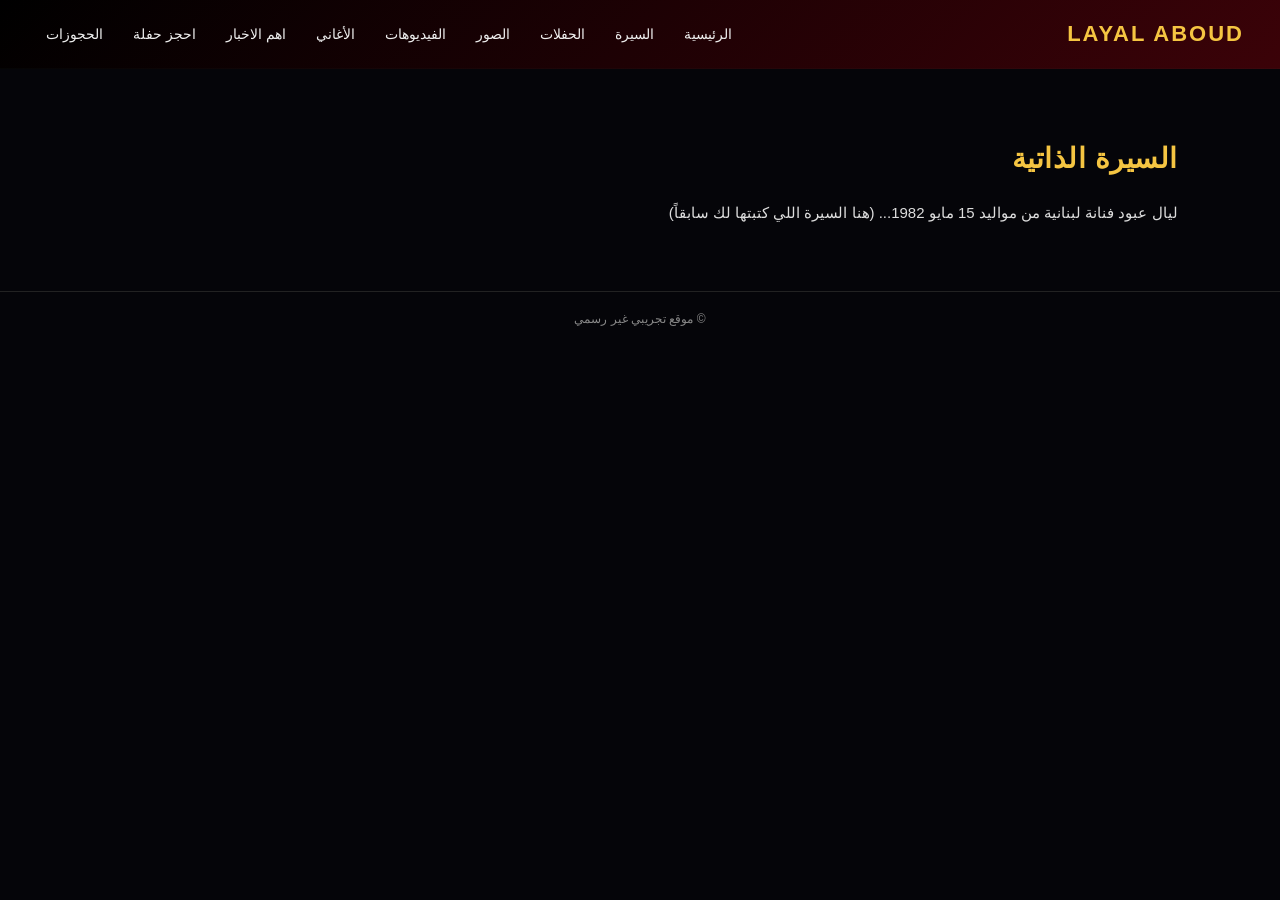
<file: bio.html>
<!DOCTYPE html>
<html lang="ar" dir="rtl">
<head>
<meta charset="UTF-8">
<meta name="viewport" content="width=device-width, initial-scale=1">
<title>السيرة الذاتية - ليال عبود</title>
<link rel="stylesheet" href="style.css">
<link rel="stylesheet" href="style.mobile.css" media="(max-width:720px)">
<script src="mobile-redirect.js" defer></script>
</head>

<body>

<header class="mobile-nav-enabled">
    <div class="header-row">
        <div class="logo">LAYAL ABOUD</div>
        <div class="mobile-header-tools">
            <span class="mobile-page-title">السيرة</span>
            <button class="mobile-menu-toggle" aria-expanded="false" aria-label="فتح القائمة">◀</button>
        </div>
    </div>
    <nav>
        <a href="index.html">الرئيسية</a>
        <a href="bio.html">السيرة</a>
        <a href="events.html">الحفلات</a>
        <a href="gallery.html">الصور</a>
        <a href="videos.html">الفيديوهات</a>
        <a href="music.html">الأغاني</a>
        <a href="news.html">اهم الاخبار</a>
        <a href="booking.html">احجز حفلة</a>
        <a href="contact.html">الحجوزات</a>
    </nav>
</header>

<section class="section">
    <h2>السيرة الذاتية</h2>
    <p class="bio-text">
        ليال عبود فنانة لبنانية من مواليد 15 مايو 1982...
        (هنا السيرة اللي كتبتها لك سابقاً)
    </p>
</section>

<footer>© موقع تجريبي غير رسمي</footer>
<script src="mobile-nav.js" defer></script>

</body>
</html>
</file>
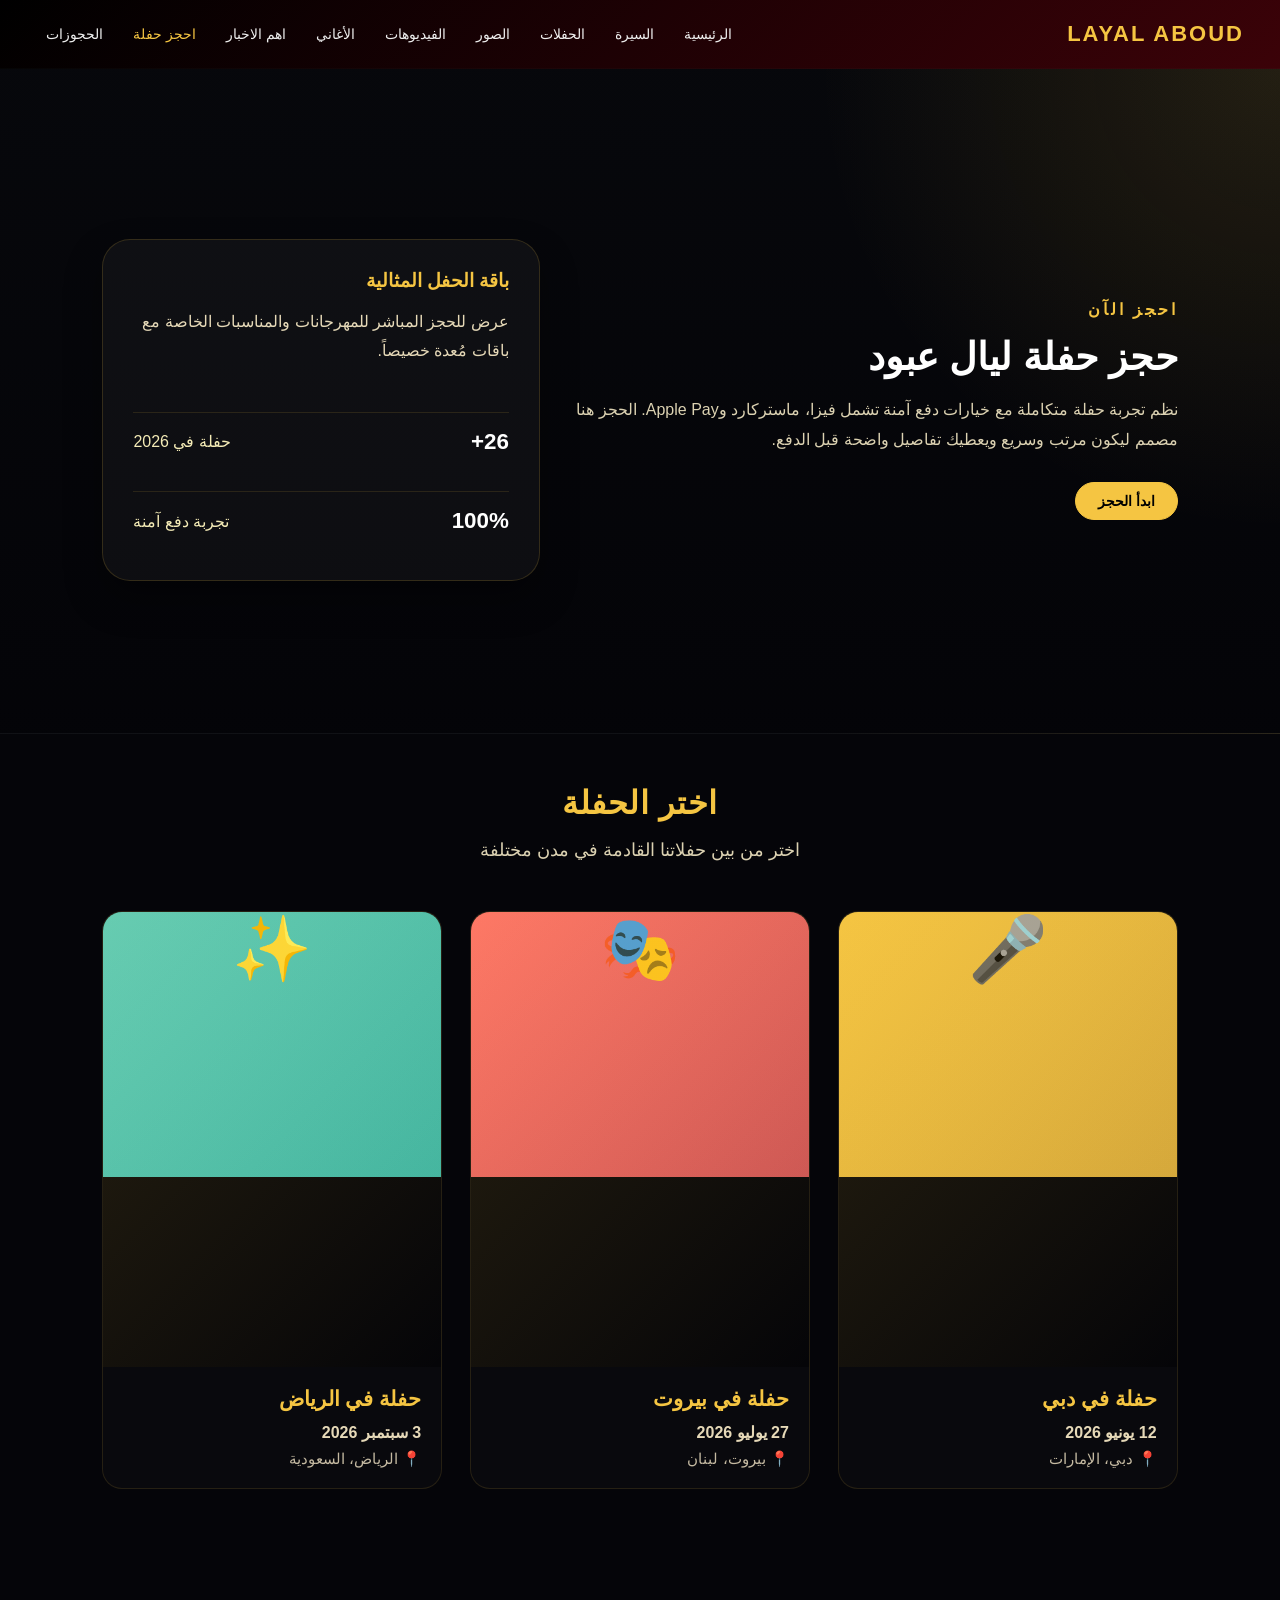
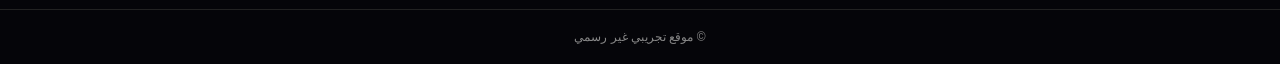
<file: booking.html>
<!DOCTYPE html>
<html lang="ar" dir="rtl">
<head>
  <meta charset="UTF-8">
  <meta name="viewport" content="width=device-width, initial-scale=1">
  <title>احجز حفلة - ليال عبود</title>
  <link rel="stylesheet" href="style.css">
  <link rel="stylesheet" href="style.mobile.css" media="(max-width:720px)">
  <script src="mobile-redirect.js" defer></script>
  <link rel="stylesheet" href="booking.css">
  <link rel="stylesheet" href="booking.mobile.css" media="(max-width:720px)">
  <script src="https://js.stripe.com/v3/"></script>
  <script src="booking.js" defer></script>
</head>
<body>
<header class="mobile-nav-enabled">
    <div class="header-row">
        <div class="logo">LAYAL ABOUD</div>
        <div class="mobile-header-tools">
            <span class="mobile-page-title">احجز حفلة</span>
            <button class="mobile-menu-toggle" aria-expanded="false" aria-label="فتح القائمة">◀</button>
        </div>
    </div>
    <nav>
        <a href="index.html">الرئيسية</a>
        <a href="bio.html">السيرة</a>
        <a href="events.html">الحفلات</a>
        <a href="gallery.html">الصور</a>
        <a href="videos.html">الفيديوهات</a>
        <a href="music.html">الأغاني</a>
        <a href="news.html">اهم الاخبار</a>
        <a href="booking.html" class="active">احجز حفلة</a>
        <a href="contact.html">الحجوزات</a>
    </nav>
</header>

<section class="section booking-hero">
  <div class="booking-intro">
    <span class="eyebrow">احجز الآن</span>
    <h1>حجز حفلة ليال عبود</h1>
    <p>نظم تجربة حفلة متكاملة مع خيارات دفع آمنة تشمل فيزا، ماستركارد وApple Pay. الحجز هنا مصمم ليكون مرتب وسريع ويعطيك تفاصيل واضحة قبل الدفع.</p>
    <a href="#bookingForm" class="btn">ابدأ الحجز</a>
  </div>
  <div class="booking-hero-card">
    <div>
      <h3>باقة الحفل المثالية</h3>
      <p>عرض للحجز المباشر للمهرجانات والمناسبات الخاصة مع باقات مُعدة خصيصاً.</p>
    </div>
    <div class="feature-row">
      <strong>26+</strong>
      <span>حفلة في 2026</span>
    </div>
    <div class="feature-row">
      <strong>100%</strong>
      <span>تجربة دفع آمنة</span>
    </div>
  </div>
</section>

<section class="section booking-concerts">
  <div class="concerts-header">
    <h2>اختر الحفلة</h2>
    <p>اختر من بين حفلاتنا القادمة في مدن مختلفة</p>
  </div>
  
  <div class="concerts-grid">
    <div class="concert-card" data-event-id="dubai" data-date="12 يونيو 2026">
      <div class="concert-cover">
        <div style="width:100%; padding-bottom:56.25%; background: linear-gradient(135deg, #f5c542 0%, #d4a73b 100%); position:relative; display:flex; align-items:center; justify-content:center; font-size:4rem;">🎤</div>
        <div class="concert-overlay">
          <button type="button" class="select-concert">اختر هذه الحفلة</button>
        </div>
      </div>
      <div class="concert-info">
        <h3>حفلة في دبي</h3>
        <p class="concert-date">12 يونيو 2026</p>
        <p class="concert-location">📍 دبي، الإمارات</p>
      </div>
    </div>

    <div class="concert-card" data-event-id="beirut" data-date="27 يوليو 2026">
      <div class="concert-cover">
        <div style="width:100%; padding-bottom:56.25%; background: linear-gradient(135deg, #ff6b6b 0%, #cc5555 100%); position:relative; display:flex; align-items:center; justify-content:center; font-size:4rem;">🎭</div>
        <div class="concert-overlay">
          <button type="button" class="select-concert">اختر هذه الحفلة</button>
        </div>
      </div>
      <div class="concert-info">
        <h3>حفلة في بيروت</h3>
        <p class="concert-date">27 يوليو 2026</p>
        <p class="concert-location">📍 بيروت، لبنان</p>
      </div>
    </div>

    <div class="concert-card" data-event-id="riyadh" data-date="3 سبتمبر 2026">
      <div class="concert-cover">
        <div style="width:100%; padding-bottom:56.25%; background: linear-gradient(135deg, #4ecdc4 0%, #3fb5a3 100%); position:relative; display:flex; align-items:center; justify-content:center; font-size:4rem;">✨</div>
        <div class="concert-overlay">
          <button type="button" class="select-concert">اختر هذه الحفلة</button>
        </div>
      </div>
      <div class="concert-info">
        <h3>حفلة في الرياض</h3>
        <p class="concert-date">3 سبتمبر 2026</p>
        <p class="concert-location">📍 الرياض، السعودية</p>
      </div>
    </div>
  </div>
</section>

<section class="section booking-main" id="bookingSection" style="display: none;">
  <button type="button" class="btn-change-event" onclick="document.getElementById('bookingSection').style.display='none'; window.scrollTo({top:0, behavior:'smooth'});">← اختر حفلة أخرى</button>
  <div class="booking-grid">
    <div class="booking-card">
      <h2>تفاصيل الحجز</h2>
      <form id="bookingForm">
        <div id="step-1" class="form-step">
          <div class="selected-concert-info">
            <p>الحفلة المختارة: <strong id="selectedConcertName"></strong></p>
          </div>
          <div class="field-group">
            <label for="fullName">الاسم الكامل</label>
            <input type="text" id="fullName" name="fullName" placeholder="اكتب اسمك" required>
          </div>
          <div class="field-group">
            <label for="email">البريد الإلكتروني</label>
            <input type="email" id="email" name="email" placeholder="example@mail.com" required>
          </div>
          <div class="field-group">
            <label for="phone">رقم الهاتف</label>
            <input type="tel" id="phone" name="phone" placeholder="05xxxxxxxx" required>
          </div>
          <div class="field-group">
            <label for="eventDate">تاريخ الحفل</label>
            <input type="text" id="eventDate" name="eventDate" value="اختر الحفل أولاً" readonly required>
            <span class="field-note">التاريخ والمدينة محددين مسبقاً من قبل الفنانة.</span>
          </div>
          <div class="field-group">
            <label for="venue">مكان الحفل</label>
            <input type="text" id="venue" name="venue" placeholder="مثلاً: صالة المؤتمرات" required>
          </div>
          <div class="field-group">
            <label for="guests">عدد الحضور المتوقع</label>
            <input type="number" id="guests" name="guests" placeholder="مثلاً 500" min="2" required>
            <span class="field-note">الحد الأدنى هو 2 حضور، لا يمكن اختيار 1.</span>
          </div>
          <div class="field-group">
            <label for="package">اختر باقة الحفل</label>
            <select id="package" name="package" required>
              <option value="basic">باقة أساسية</option>
              <option value="standard">باقة قياسية</option>
              <option value="premium">باقة المميزة</option>
            </select>
          </div>
          <button type="button" id="nextStep" class="btn">التالي</button>
        </div>

        <div id="step-2" class="form-step hidden">
          <div class="payment-section">
          <h3>Stripe للدفع</h3>
          <p class="stripe-note">بعد الضغط على زر الدفع، سيتم تحويلك إلى Stripe لإتمام الدفع الآمن.</p>
          <div class="payment-methods">
            <label class="payment-option">
              <input type="radio" name="paymentMethod" value="visa" checked>
              <span>فيزا</span>
            </label>
            <label class="payment-option">
              <input type="radio" name="paymentMethod" value="mastercard">
              <span>ماستركارد</span>
            </label>
            <label class="payment-option">
              <input type="radio" name="paymentMethod" value="applepay">
              <span>Apple Pay</span>
            </label>
          </div>
        </div>

        <div id="cardFields" class="card-fields" style="display:none;">
          <div class="field-group">
            <label for="cardNumber">رقم البطاقة</label>
            <input type="text" id="cardNumber" name="cardNumber" inputmode="numeric" placeholder="1234 5678 9012 3456">
          </div>
          <div class="field-row">
            <div class="field-group small">
              <label for="expiry">تاريخ الانتهاء</label>
              <input type="text" id="expiry" name="expiry" placeholder="MM/YY">
            </div>
            <div class="field-group small">
              <label for="cvc">CVC</label>
              <input type="text" id="cvc" name="cvc" inputmode="numeric" placeholder="123">
            </div>
          </div>
        </div>

        <div class="hint-box">
          <strong>ملاحظة:</strong> سيتم توجيهك إلى Stripe للدفع الآمن. تحتاج إعداد خادم خلفي لإنشاء جلسة Checkout فعلاً.
        </div>

        <div class="step-buttons">
          <button type="button" id="backStep" class="btn secondary">الرجوع</button>
          <button type="submit" class="btn">دفع عبر Stripe</button>
        </div>
        <div id="bookingStatus" class="booking-status" aria-live="polite"></div>
      </form>
    </div>

    <aside class="booking-sidebar">
      <div class="booking-info-card">
        <h3>ماذا ستحصل عليه</h3>
        <ul>
          <li>استشارة تنظيم الحفل</li>
          <li>تأكيد الحضور الرسمي</li>
          <li>تقرير كامل قبل الفعالية</li>
          <li>دفع آمن وخيارات متعددة</li>
        </ul>
      </div>

      <div class="booking-info-card payment-cards">
        <h3>طرق الدفع المدعومة</h3>
        <div class="method-list">
          <div class="method-item">Visa</div>
          <div class="method-item">MasterCard</div>
          <div class="method-item">Apple Pay</div>
        </div>
      </div>
    </aside>
  </div>
</section>

<footer>© موقع تجريبي غير رسمي</footer>
<script src="mobile-nav.js" defer></script>
</body>
</html>
</file>
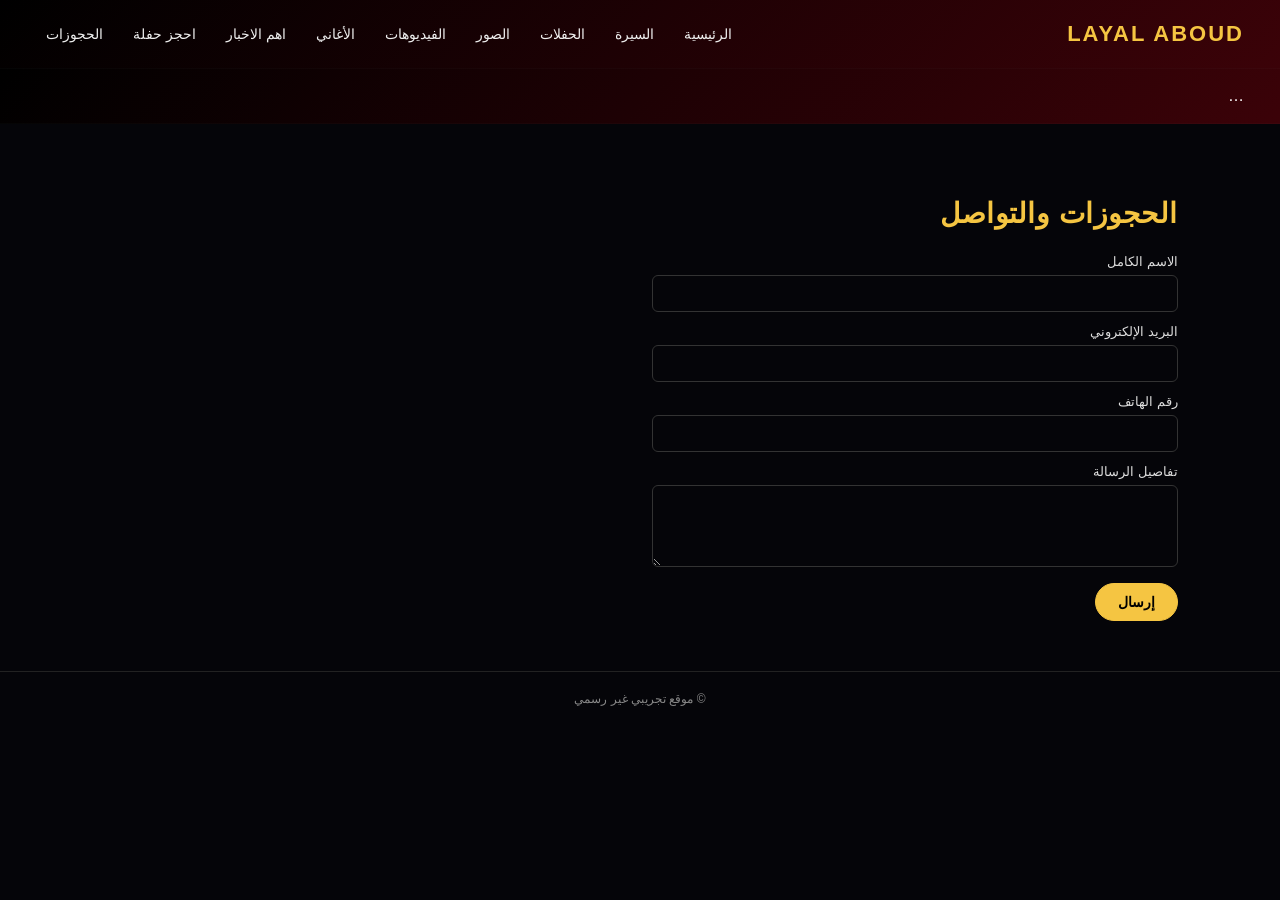
<file: contact.html>
<!DOCTYPE html>
<html lang="ar" dir="rtl">
<head>
<meta charset="UTF-8">
<meta name="viewport" content="width=device-width, initial-scale=1">
<title>الحجوزات - ليال عبود</title>
<link rel="stylesheet" href="style.css">
<link rel="stylesheet" href="style.mobile.css" media="(max-width:720px)">
<script src="mobile-redirect.js" defer></script>
</head>

<body>

    <header class="mobile-nav-enabled">
    <div class="header-row">
        <div class="logo">LAYAL ABOUD</div>
        <div class="mobile-header-tools">
            <span class="mobile-page-title">الحجوزات</span>
            <button class="mobile-menu-toggle" aria-expanded="false" aria-label="فتح القائمة">◀</button>
            
        </div>
    </div>
    <nav>
        <a href="index.html">الرئيسية</a>
        <a href="bio.html">السيرة</a>
        <a href="events.html">الحفلات</a>
        <a href="gallery.html">الصور</a>
        <a href="videos.html">الفيديوهات</a>
        <a href="music.html">الأغاني</a>
        <a href="news.html">اهم الاخبار</a>
        <a href="booking.html">احجز حفلة</a>
        <a href="contact.html">الحجوزات</a>
    </nav>
</header>

<header>…</header>

<section class="section">
    <h2>الحجوزات والتواصل</h2>

    <form class="contact-form">
        <label>الاسم الكامل</label>
        <input type="text">

        <label>البريد الإلكتروني</label>
        <input type="email">

        <label>رقم الهاتف</label>
        <input type="tel">

        <label>تفاصيل الرسالة</label>
        <textarea rows="4"></textarea>

        <button class="btn">إرسال</button>
    </form>
</section>

<footer>© موقع تجريبي غير رسمي</footer>
<script src="mobile-nav.js" defer></script>
</body>
</html>
</file>
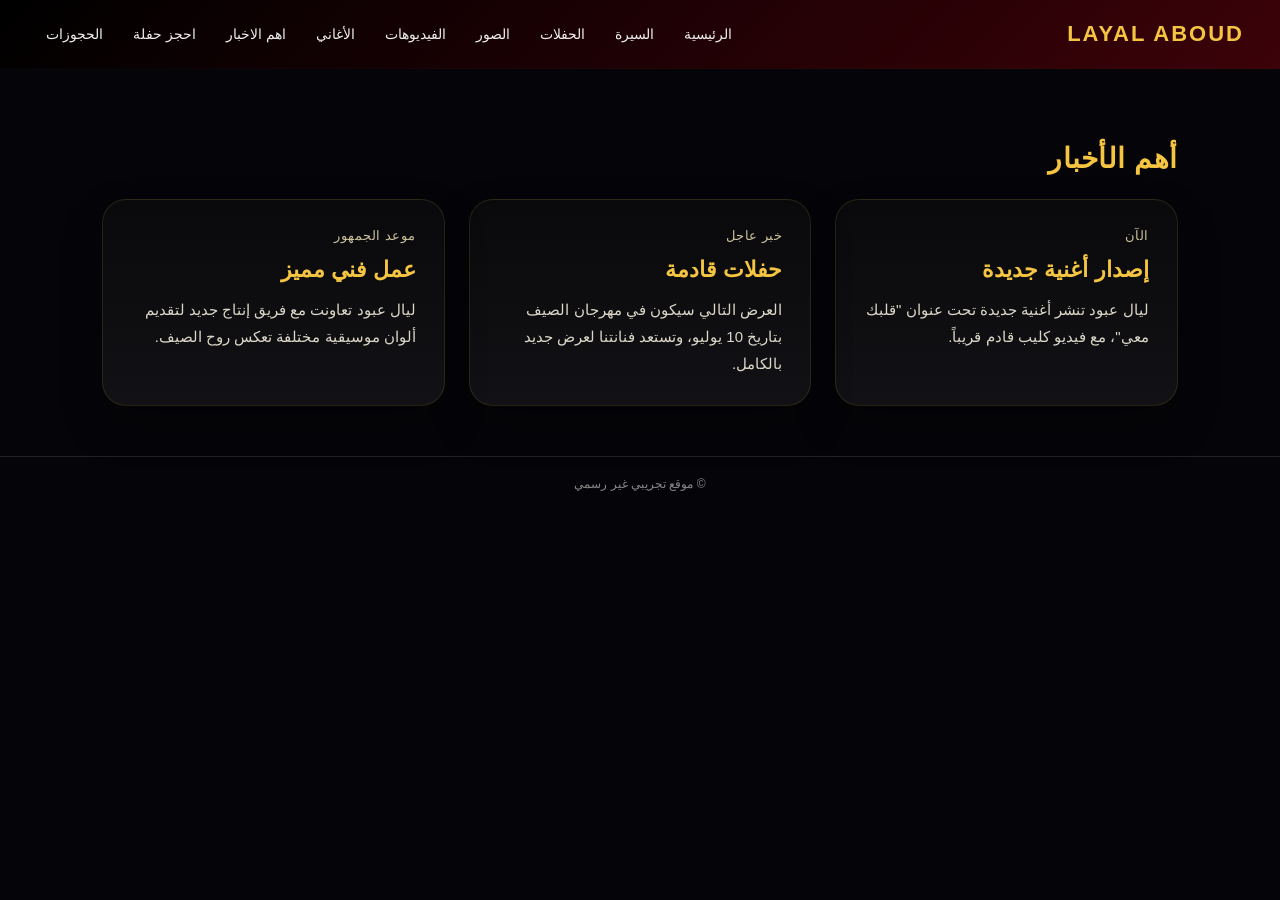
<file: news.html>
<!DOCTYPE html>
<html lang="ar" dir="rtl">
<head>
  <meta charset="UTF-8">
  <meta name="viewport" content="width=device-width, initial-scale=1">
  <title>اهم الاخبار - ليال عبود</title>
  <link rel="stylesheet" href="style.css">
  <link rel="stylesheet" href="style.mobile.css" media="(max-width:720px)">
  <script src="mobile-redirect.js" defer></script>
</head>
<body>

<header class="mobile-nav-enabled">
  <div class="header-row">
    <div class="logo">LAYAL ABOUD</div>
    <div class="mobile-header-tools">
      <span class="mobile-page-title">اهم الاخبار</span>
      <button class="mobile-menu-toggle" aria-expanded="false" aria-label="فتح القائمة">◀</button>
    </div>
  </div>
  <nav>
    <a href="index.html">الرئيسية</a>
    <a href="bio.html">السيرة</a>
    <a href="events.html">الحفلات</a>
    <a href="gallery.html">الصور</a>
    <a href="videos.html">الفيديوهات</a>
    <a href="music.html">الأغاني</a>
    <a href="news.html">اهم الاخبار</a>
    <a href="booking.html">احجز حفلة</a>
    <a href="contact.html">الحجوزات</a>
  </nav>
</header>

<section class="section">
  <h2>أهم الأخبار</h2>
  <div class="news-list">
    <article class="news-item">
      <span class="news-meta">الآن</span>
      <h3>إصدار أغنية جديدة</h3>
      <p>ليال عبود تنشر أغنية جديدة تحت عنوان "قلبك معي"، مع فيديو كليب قادم قريباً.</p>
    </article>
    <article class="news-item">
      <span class="news-meta">خبر عاجل</span>
      <h3>حفلات قادمة</h3>
      <p>العرض التالي سيكون في مهرجان الصيف بتاريخ 10 يوليو، وتستعد فنانتنا لعرض جديد بالكامل.</p>
    </article>
    <article class="news-item">
      <span class="news-meta">موعد الجمهور</span>
      <h3>عمل فني مميز</h3>
      <p>ليال عبود تعاونت مع فريق إنتاج جديد لتقديم ألوان موسيقية مختلفة تعكس روح الصيف.</p>
    </article>
  </div>
</section>

<footer>© موقع تجريبي غير رسمي</footer>
<script src="mobile-nav.js" defer></script>
</body>
</html>
</file>
<file: style.css>
/* ===========================
   ملف style.css النهائي (معدّل)
   انسخه كاملًا إلى style.css
   =========================== */

/* ====== إعدادات عامة ====== */
body {
    margin: 0;
    font-family: "Tahoma", sans-serif;
    background-color: #050509;
    color: #fff;
    -webkit-font-smoothing:antialiased;
    -moz-osx-font-smoothing:grayscale;
}

img, video {
    max-width: 100%;
    height: auto;
}

a {
    color: #f5c542;
    text-decoration: none;
}

a:hover {
    text-decoration: underline;
}

/* ====== زر الرجوع ====== */
.back-btn {
    display: inline-block;
    margin-bottom: 20px;
    padding: 8px 16px;
    background-color: #f5c542;
    color: #000;
    border-radius: 20px;
    font-weight: bold;
    transition: background .25s ease, transform .12s ease;
    box-shadow: 0 6px 18px rgba(0,0,0,0.5);
}
.back-btn:hover {
    background-color: #d4a832;
    transform: translateY(-2px);
}

/* ====== الهيدر ====== */
header {
    background: linear-gradient(135deg, #000, #3b0208);
    padding: 18px 36px;
    display: flex;
    align-items: center;
    justify-content: space-between;
    position: sticky;
    top: 0;
    z-index: 1000;
    border-bottom: 1px solid rgba(255,255,255,0.02);
}

.logo {
    font-size: 22px;
    font-weight: 800;
    letter-spacing: 2px;
    color: #f5c542;
}

nav {
    display: flex;
    flex-wrap: wrap;
    gap: 10px;
    align-items: center;
}

nav a {
    font-size: 14px;
    color: #eee;
    padding: 8px 10px;
    border-radius: 8px;
    transition: background .18s ease, color .18s ease, transform .12s ease;
}
nav a:hover {
    background: rgba(245,197,66,0.12);
    color: #f5c542;
    transform: translateY(-1px);
}

/* ====== قائمة التنقل المتحركة في الجوال ====== */
header.mobile-nav-enabled .mobile-header-tools {
    display: none;
}

header.mobile-nav-enabled .mobile-menu-toggle {
    display: none;
}

@media (max-width: 920px) {
    header.mobile-nav-enabled {
        padding: 14px 18px;
        align-items: stretch;
        position: relative; /* لتمكين التموضع المطلق لزر القائمة */
    }
    .header-row {
        width: 100%;
        display: flex;
        justify-content: space-between;
        align-items: center;
        gap: 12px;
    }
    .mobile-header-tools {
        display: flex;
        align-items: center;
        gap: 10px;
    }
    .mobile-page-title {
        display: block;
        color: #fff;
        font-size: 0.95rem;
        font-weight: 700;
    }
    .mobile-menu-toggle {
        display: inline-flex;
        align-items: center;
        justify-content: center;
        width: 44px;
        height: 44px;
        border-radius: 10px;
        border: 1px solid rgba(0,0,0,0.08);
        background: #ffffff; /* خلفية بيضاء كما طلبت */
        color: #050509; /* نص داكن للرمز */
        font-size: 1.2rem;
        cursor: pointer;
        transition: transform .12s ease, background .12s ease, box-shadow .12s ease;
        position: static; /* جزء من تدفق الهيدر */
        margin-left: 6px;
        box-shadow: 0 6px 18px rgba(0,0,0,0.12);
    }
    .mobile-menu-toggle:hover {
        transform: translateY(-2px);
        background: #ffffff;
        box-shadow: 0 10px 30px rgba(0,0,0,0.14);
    }
    .mobile-menu-toggle.open {
        transform: rotate(180deg) translateY(-2px);
        box-shadow: 0 12px 34px rgba(0,0,0,0.16);
    }
    .mobile-header-tools .mobile-menu-toggle { order: -1; }
    header.mobile-nav-enabled nav {
        display: none;
        width: 100%;
        flex-direction: column;
        gap: 10px;
        margin-top: 14px;
        overflow: hidden;
        border-top: 1px solid rgba(255,255,255,0.08);
        padding-top: 14px;
    }
    header.mobile-nav-enabled nav.open {
        display: flex;
        animation: slideDown 0.25s ease;
    }
    header.mobile-nav-enabled nav a {
        width: 100%;
        padding: 12px 14px;
        text-align: center;
        border-radius: 12px;
        background: rgba(255,255,255,0.04);
    }
    header.mobile-nav-enabled nav a:hover {
        background: rgba(245,197,66,0.12);
    }
    .hero {
        height: 60vh;
        padding: 22px 16px;
        background-position: center top;
    }
    .hero-title {
        font-size: 32px;
    }
    .section {
        padding: 34px 5vw;
    }
    .section h2 {
        font-size: 24px;
    }
}

@keyframes slideDown {
    from { opacity: 0; transform: translateY(-10px); }
    to { opacity: 1; transform: translateY(0); }
}

/* ====== الهيرو ====== */
.hero {
    height: 80vh;
    background: url("images/HOME.png") center/cover no-repeat;
    position: relative;
    display: flex;
    align-items: flex-end;
    padding: 40px;
    animation: fadeIn 1.2s ease-in-out;
    overflow: hidden;
}

@keyframes fadeIn {
    from { opacity: 0; transform: scale(1.03); }
    to { opacity: 1; transform: scale(1); }
}

.hero-overlay {
    position: absolute;
    inset: 0;
    background: linear-gradient(to top, rgba(0,0,0,0.78), rgba(0,0,0,0.18));
    pointer-events: none;
}

.hero-content {
    position: relative;
    max-width: 560px;
    text-align: right;
    z-index: 2;
}

.hero-title {
    font-size: 44px;
    margin: 0 0 8px 0;
    line-height: 1.05;
    color: #fff;
    text-shadow: 0 6px 20px rgba(0,0,0,0.6);
}

.hero-sub {
    font-size: 16px;
    color: #f0e3c0;
    margin-bottom: 18px;
}

/* زر بارز */
.btn {
    display: inline-block;
    padding: 10px 22px;
    border-radius: 30px;
    border: 1px solid #f5c542;
    color: #000;
    background: #f5c542;
    font-size: 14px;
    font-weight: 700;
    cursor: pointer;
    transition: transform .12s ease, box-shadow .12s ease;
}
.btn:hover {
    transform: translateY(-3px);
    box-shadow: 0 10px 30px rgba(245,197,66,0.12);
}

/* ====== الأقسام ====== */
.section {
    max-width: 1200px;
    margin: 0 auto;
    padding: 50px 8vw;
    border-bottom: 1px solid #222;
    background: linear-gradient(180deg, rgba(5,5,9,0.98), rgba(5,5,9,0.99));
}

.section h2 {
    font-size: 28px;
    margin-bottom: 24px;
    color: #f5c542;
    letter-spacing: 0.5px;
}

/* نص السيرة */
.bio-text {
    line-height: 1.8;
    font-size: 15px;
    color: #ddd;
}

/* ====== الشبكة العامة ====== */
.grid {
    display: grid;
    grid-template-columns: repeat(auto-fit, minmax(220px, 1fr));
    gap: 20px;
}

/* بطاقة الأخبار في صفحة news */
.news-list {
    display: grid;
    grid-template-columns: repeat(auto-fit, minmax(280px, 1fr));
    gap: 24px;
    max-width: 1120px;
    margin: 0 auto;
}

.news-item {
    background: linear-gradient(180deg, rgba(10,10,12,0.96), rgba(18,18,22,0.98));
    border: 1px solid rgba(245,197,66,0.12);
    border-radius: 24px;
    padding: 28px;
    box-shadow: 0 20px 40px rgba(0,0,0,0.28);
    transition: transform .22s ease, box-shadow .22s ease, border-color .22s ease, background .22s ease;
}

.news-item:hover {
    transform: translateY(-8px);
    box-shadow: 0 30px 60px rgba(245,197,66,0.18);
    border-color: rgba(245,197,66,0.3);
    background: linear-gradient(180deg, #121216, #181821);
}

.news-item h3 {
    margin: 0 0 12px 0;
    font-size: 22px;
    color: #f5c542;
    line-height: 1.2;
}

.news-meta {
    display: block;
    margin-bottom: 14px;
    color: #ccc29b;
    font-size: 13px;
    letter-spacing: 0.5px;
}

.news-item p {
    margin: 0;
    line-height: 1.8;
    color: #dcd7c8;
    font-size: 15px;
}


.card {
    background: #0f0f10;
    border-radius: 10px;
    overflow: hidden;
    border: 1px solid #222;
    transition: transform .18s ease, box-shadow .18s ease;
}
.card:hover {
    transform: translateY(-6px);
    box-shadow: 0 18px 40px rgba(0,0,0,0.6);
}

.card img {
    width: 100%;
    display: block;
    border-radius: 10px;
    transition: transform .25s ease, box-shadow .25s ease;
    object-fit: cover;
}

.card img:hover {
    transform: scale(1.05);
    box-shadow: 0 0 18px rgba(245,197,66,0.12);
}

.image-viewer {
    position: fixed;
    inset: 0;
    background: rgba(0, 0, 0, 0.94);
    display: flex;
    align-items: center;
    justify-content: center;
    padding: 24px;
    opacity: 0;
    visibility: hidden;
    transition: opacity .24s ease, visibility .24s ease;
    z-index: 2500;
}

.image-viewer.showing {
    opacity: 1;
    visibility: visible;
}

.image-viewer-backdrop {
    position: absolute;
    inset: 0;
    background: rgba(0,0,0,0.8);
}

.image-viewer-content {
    position: relative;
    width: 100%;
    height: 100%;
    max-width: calc(100vw - 40px);
    max-height: calc(100vh - 40px);
    z-index: 1;
}

.image-viewer-content img {
    width: 100%;
    height: 100%;
    max-width: calc(100vw - 40px);
    max-height: calc(100vh - 40px);
    border-radius: 14px;
    box-shadow: 0 24px 70px rgba(0,0,0,0.6);
    display: block;
    object-fit: contain;
}

.image-viewer-close {
    position: absolute;
    top: -12px;
    right: -12px;
    width: 42px;
    height: 42px;
    border-radius: 50%;
    border: none;
    background: #f5c542;
    color: #050509;
    font-size: 24px;
    font-weight: 700;
    cursor: pointer;
    display: grid;
    place-items: center;
    box-shadow: 0 10px 22px rgba(0,0,0,0.35);
}

.image-viewer-close:hover {
    transform: scale(1.05);
}

/* ====== قائمة الحفلات ====== */
.events-list li {
    margin-bottom: 10px;
    font-size: 14px;
    color: #e6e6e6;
}

/* ====== نموذج التواصل ====== */
.contact-form {
    max-width: 500px;
}

.contact-form label {
    display: block;
    margin-bottom: 6px;
    font-size: 13px;
    color: #ddd;
}

.contact-form input,
.contact-form textarea {
    width: 100%;
    padding: 10px 12px;
    margin-bottom: 12px;
    border-radius: 6px;
    border: 1px solid #333;
    background: #050509;
    color: #fff;
    font-family: inherit;
    font-size: 13px;
    outline: none;
    transition: box-shadow .12s ease, border-color .12s ease;
}
.contact-form input:focus,
.contact-form textarea:focus {
    box-shadow: 0 6px 20px rgba(245,197,66,0.06);
    border-color: rgba(245,197,66,0.22);
}

/* ====== الفوتر ====== */
footer {
    padding: 20px 10vw;
    font-size: 12px;
    color: #888;
    text-align: center;
    background: #050509;
}

/* ====== استجابة الموبايل ====== */
@media (max-width: 600px) {
    header {
        flex-direction: column;
        align-items: flex-start;
        padding: 14px 18px;
    }
    nav {
        display: flex;
        flex-wrap: wrap;
        gap: 8px;
        margin-top: 12px;
        width: 100%;
    }
    nav a {
        flex: 1 1 calc(50% - 8px);
        font-size: 13px;
        padding: 10px 12px;
        text-align: center;
    }
    .hero {
        height: 70vh;
        padding: 20px;
    }
    .hero-title {
        font-size: 30px;
    }
    .logo {
        font-size: 20px;
    }
    .btn {
        padding: 8px 16px;
        font-size: 13px;
    }
    .grid {
        gap: 12px;
    }
    .section {
        padding: 34px 5vw;
    }
    .section h2 {
        font-size: 24px;
    }
    .news-item {
        padding: 22px;
    }
}
</file>
<file: style.mobile.css>
/* style.mobile.css - تغييرات خاصة بالجوال */

@media (max-width: 720px) {
  /* Header and mobile menu button */
  header.mobile-nav-enabled .header-row { display:flex; align-items:center; justify-content:space-between; padding:10px 12px; }
  .mobile-header-tools { display:flex; align-items:center; gap:8px; }
  .mobile-page-title { font-size:16px; color:#fff; font-weight:700; }
  .mobile-menu-toggle {
    background:#fff;
    color:#000;
    width:44px;
    height:44px;
    border-radius:8px;
    border: none;
    box-shadow:0 6px 18px rgba(0,0,0,0.18);
    display:inline-flex;
    align-items:center;
    justify-content:center;
    font-size:18px;
    order:-1; /* حاول الظهور قبل المحتويات الأخرى */
  }
  header.mobile-nav-enabled nav { display:none; }
  nav.open { display:block; animation: slideDown .28s ease-out; }

  /* Ensure images and videos scale nicely */
  img, video { max-width:100%; height:auto; display:block; }

  /* Tighter spacing for sections */
  .section { padding: 12px; }
  .hero { padding: 36px 12px; }
  .hero-title { font-size:22px; }
  .btn { padding:10px 14px; font-size:15px; }

  /* Make site body larger-touch-friendly */
  a { padding:8px 6px; }
}
</file>
<file: booking.css>
/* booking.css - أنماط صفحة حجز الحفلات */

/* قسم الحفلات */
.booking-concerts {
    padding: 50px 8vw 80px;
}

.concerts-header {
    text-align: center;
    margin-bottom: 50px;
}

.concerts-header h2 {
    font-size: clamp(1.8rem, 2.5vw, 2.8rem);
    color: #f5c542;
    margin: 0 0 12px 0;
}

.concerts-header p {
    color: #dcd2b2;
    font-size: 1.1rem;
}

.concerts-grid {
    display: grid;
    grid-template-columns: repeat(auto-fit, minmax(320px, 1fr));
    gap: 28px;
    margin-bottom: 40px;
}

.concert-card {
    background: rgba(10,10,14,0.96);
    border: 1px solid rgba(245,197,66,0.12);
    border-radius: 20px;
    overflow: hidden;
    transition: all 0.3s ease;
    cursor: pointer;
}

.concert-card:hover {
    border-color: rgba(245,197,66,0.32);
    box-shadow: 0 12px 32px rgba(245,197,66,0.1);
    transform: translateY(-4px);
}

.concert-card.selected {
    border-color: #f5c542;
    box-shadow: 0 16px 40px rgba(245,197,66,0.2);
}

.concert-cover {
    position: relative;
    width: 100%;
    padding-bottom: 56.25%;
    overflow: hidden;
    background: rgba(0,0,0,0.4);
}

.concert-cover img {
    position: absolute;
    top: 0;
    left: 0;
    width: 100%;
    height: 100%;
    object-fit: cover;
}

.concert-cover::after {
    content: '';
    position: absolute;
    top: 0;
    left: 0;
    width: 100%;
    height: 100%;
    background: linear-gradient(135deg, rgba(245,197,66,0.15), transparent);
    z-index: 1;
}

.concert-overlay {
    position: absolute;
    top: 0;
    left: 0;
    width: 100%;
    height: 100%;
    display: flex;
    align-items: center;
    justify-content: center;
    background: rgba(0,0,0,0.6);
    opacity: 0;
    transition: opacity 0.3s ease;
    z-index: 2;
}

.concert-card:hover .concert-overlay {
    opacity: 1;
}

.select-concert {
    padding: 14px 28px;
    background: #f5c542;
    color: #0a0a0e;
    border: none;
    border-radius: 16px;
    font-weight: 700;
    cursor: pointer;
    font-size: 1rem;
    transition: all 0.2s ease;
}

.select-concert:hover {
    background: #fff;
    transform: scale(1.05);
}

.concert-info {
    padding: 20px;
}

.concert-info h3 {
    margin: 0 0 12px 0;
    color: #f5c542;
    font-size: 1.3rem;
}

.concert-date {
    color: #e6d9b8;
    margin: 0 0 8px 0;
    font-weight: 600;
}

.concert-location {
    color: #c5baa2;
    margin: 0;
    font-size: 0.95rem;
}

.selected-concert-info {
    background: rgba(245,197,66,0.1);
    border: 1px solid rgba(245,197,66,0.18);
    border-radius: 16px;
    padding: 16px 18px;
    margin-bottom: 24px;
    color: #f8f0d8;
}

.selected-concert-info p {
    margin: 0;
}

.selected-concert-info strong {
    color: #f5c542;
}

/* الأنماط الأصلية */
.booking-hero {
    display: grid;
    grid-template-columns: 1.25fr 0.9fr;
    gap: 30px;
    min-height: 62vh;
    align-items: center;
    color: #fff;
    padding: 62px 8vw 44px;
    background: radial-gradient(circle at top right, rgba(245,197,66,0.12), transparent 32%),
                linear-gradient(180deg, rgba(7,8,12,0.96), rgba(4,4,8,0.96));
    border-bottom: 1px solid rgba(255,255,255,0.04);
}
.booking-hero .eyebrow {
    display: inline-block;
    margin-bottom: 18px;
    letter-spacing: .18em;
    text-transform: uppercase;
    color: #f5c542;
    font-weight: 700;
}
.booking-hero h1 {
    font-size: clamp(2.25rem, 3vw, 3.5rem);
    line-height: 1.05;
    margin: 0 0 18px 0;
}
.booking-hero p {
    color: #dcd2b2;
    max-width: 620px;
    margin-bottom: 28px;
    font-size: 1rem;
    line-height: 1.85;
}
.booking-hero-card {
    background: rgba(255,255,255,0.04);
    border: 1px solid rgba(245,197,66,0.16);
    border-radius: 28px;
    padding: 30px;
    box-shadow: 0 18px 36px rgba(0,0,0,0.35);
    min-height: 280px;
    display: flex;
    flex-direction: column;
    justify-content: space-between;
}
.booking-hero-card h3 {
    margin: 0 0 12px 0;
    color: #f5c542;
}
.booking-hero-card p {
    color: #e6d9b8;
    line-height: 1.8;
    margin-bottom: 26px;
}
.feature-row {
    display: flex;
    justify-content: space-between;
    gap: 16px;
    align-items: center;
    padding: 16px 0;
    border-top: 1px solid rgba(245,197,66,0.12);
    color: #f4ebb6;
}
.feature-row strong {
    font-size: 1.4rem;
    color: #fff;
}
/* قسم نموذج الحجز - مخفي بشكل افتراضي */
#bookingSection {
    animation: slideIn 0.4s ease forwards;
}

@keyframes slideIn {
    from {
        opacity: 0;
        transform: translateY(20px);
    }
    to {
        opacity: 1;
        transform: translateY(0);
    }
}

#bookingSection h2 {
    margin-top: 0;
    color: #f5c542;
    font-size: 1.8rem;
    margin-bottom: 20px;
}

/* زر العودة للحفلات */
.btn-change-event {
    display: inline-block;
    margin-bottom: 30px;
    padding: 12px 24px;
    background: rgba(245,197,66,0.1);
    color: #f5c542;
    border: 1px solid rgba(245,197,66,0.3);
    border-radius: 12px;
    font-weight: 600;
    cursor: pointer;
    transition: all 0.2s ease;
    font-size: 0.95rem;
}

.btn-change-event:hover {
    background: rgba(245,197,66,0.2);
    border-color: rgba(245,197,66,0.5);
}

@media (max-width: 900px) {
  .booking-hero {
    display: block;
    min-height: auto;
    padding: 32px 6vw 34px;
  }
  .booking-hero-card {
    width: 100%;
    margin-top: 24px;
  }
  .booking-grid {
    display: grid;
    gap: 24px;
    padding: 0 6vw 40px;
  }
  .booking-card,
  .booking-sidebar {
    width: 100%;
  }
  .booking-sidebar {
    padding: 0;
  }
  .concerts-grid {
    grid-template-columns: 1fr;
  }
  .concert-card {
    min-height: auto;
  }
  .payment-methods {
    display: flex;
    flex-direction: column;
    gap: 12px;
  }
  .field-row {
    display: flex;
    flex-direction: column;
    gap: 12px;
  }
  .field-group.small {
    width: 100%;
  }
}

@media (max-width: 620px) {
  .booking-hero h1 {
    font-size: 2.25rem;
  }
  .booking-hero p {
    max-width: 100%;
  }
  .btn-change-event {
    width: 100%;
    text-align: center;
  }
  .booking-card,
  .booking-sidebar {
    padding: 0;
  }
}

.booking-main {
    padding: 50px 8vw 80px;
}
.booking-grid {
    display: grid;
    grid-template-columns: 1.4fr 0.8fr;
    gap: 28px;
}
.booking-card,
.booking-sidebar .booking-info-card {
    background: rgba(10,10,14,0.96);
    border: 1px solid rgba(245,197,66,0.12);
    border-radius: 28px;
    padding: 28px;
    box-shadow: 0 18px 40px rgba(0,0,0,0.24);
}
.booking-card h2 {
    margin-top: 0;
    color: #f5c542;
    font-size: 1.8rem;
    margin-bottom: 20px;
}
.field-group {
    margin-bottom: 18px;
}
.field-group label {
    display: block;
    margin-bottom: 8px;
    color: #ddd;
    font-size: 0.95rem;
}
.field-group input,
.field-group select {
    width: 100%;
    padding: 14px 16px;
    border-radius: 16px;
    border: 1px solid rgba(255,255,255,0.08);
    background: rgba(255,255,255,0.04);
    color: #f3f1df;
    font-size: 0.96rem;
}
.field-group input::placeholder,
.field-group select::placeholder {
    color: rgba(255,255,255,0.55);
}
.field-note {
    display: block;
    margin-top: 8px;
    color: #cfd4b8;
    font-size: 0.9rem;
}
.field-row {
    display: grid;
    grid-template-columns: 1fr 1fr;
    gap: 16px;
}
.field-row .field-group.small {
    margin-bottom: 0;
}
.payment-section h3 {
    color: #f5c542;
    margin-bottom: 16px;
}
.stripe-note {
    margin: 0 0 16px 0;
    color: #dcd2b2;
    font-size: 0.95rem;
    line-height: 1.6;
}
.payment-methods {
    display: grid;
    grid-template-columns: repeat(3, minmax(110px, 1fr));
    gap: 12px;
}
.payment-option {
    display: flex;
    align-items: center;
    gap: 12px;
    padding: 16px 14px;
    border-radius: 18px;
    background: rgba(255,255,255,0.04);
    border: 1px solid rgba(255,255,255,0.08);
    cursor: pointer;
    transition: transform .15s ease, border-color .2s ease, background .2s ease;
}
.payment-option:hover {
    transform: translateY(-2px);
    border-color: rgba(245,197,66,0.32);
    background: rgba(245,197,66,0.06);
}

.hidden {
    display: none !important;
}

.step-buttons {
    display: flex;
    justify-content: flex-end;
    gap: 12px;
    margin-top: 14px;
}

.btn.secondary {
    background: rgba(255,255,255,0.06);
    color: #f5e27f;
    border: 1px solid rgba(245,197,66,0.18);
}

nav a.active {
    color: #f5c542;
}

.payment-option input {
    margin: 0;
}
.payment-option span {
    color: #f7f0d0;
    font-weight: 700;
}
.card-fields {
    margin-top: 16px;
    padding: 22px;
    border-radius: 20px;
    background: rgba(255,255,255,0.03);
    border: 1px solid rgba(245,197,66,0.12);
}
.hint-box {
    margin: 22px 0 16px;
    padding: 16px 18px;
    background: rgba(245,197,66,0.1);
    border: 1px solid rgba(245,197,66,0.18);
    border-radius: 16px;
    color: #f8f0d8;
    line-height: 1.7;
}
.booking-status {
    min-height: 32px;
    margin-top: 16px;
    color: #f5e27f;
    font-weight: 600;
}
.booking-sidebar h3 {
    margin-top: 0;
    color: #f5c542;
}
.booking-sidebar ul {
    list-style: none;
    padding: 0;
    margin: 16px 0 0 0;
    display: grid;
    gap: 12px;
}
.booking-sidebar li {
    color: #e7ddc4;
    padding-left: 14px;
    position: relative;
}
.booking-sidebar li::before {
    content: "✓";
    position: absolute;
    left: 0;
    color: #f5c542;
}
.method-list {
    display: grid;
    gap: 12px;
    margin-top: 16px;
}
.method-item {
    padding: 14px 16px;
    border-radius: 16px;
    background: rgba(255,255,255,0.04);
    color: #f0e8cb;
    border: 1px solid rgba(255,255,255,0.08);
}
@media (max-width: 980px) {
    .booking-hero,
    .booking-grid {
        grid-template-columns: 1fr;
    }
}
@media (max-width: 680px) {
    .booking-hero {
        padding: 42px 5vw 28px;
    }
    .field-row {
        grid-template-columns: 1fr;
    }
    .payment-methods {
        grid-template-columns: 1fr;
    }
    .concerts-grid {
        grid-template-columns: 1fr;
    }
}
</file>
<file: booking.mobile.css>
/* booking.mobile.css - Mobile overrides for booking page */
@media (max-width: 720px) {
  .booking-hero { padding: 12px; }
  .booking-intro h1 { font-size:20px; }
  .concerts-grid { grid-template-columns: repeat(1, 1fr); gap:12px; }
  .concert-card .concert-cover { height:180px; }
}
</file>
